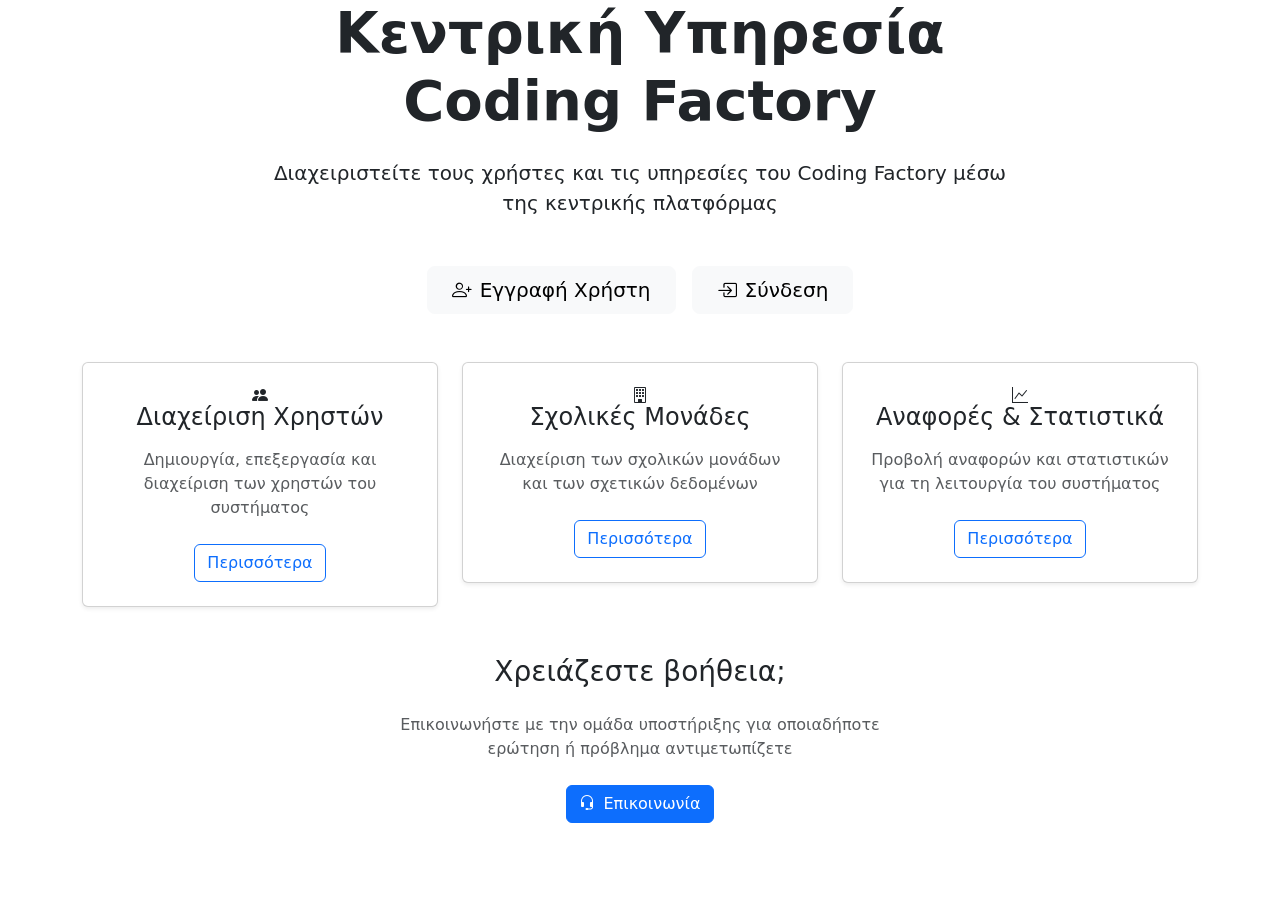
<file: src/main/resources/templates/index.html>
<html xmlns:th="http://www.thymeleaf.org">
<head>
    <meta charset="UTF-8">
    <meta name="viewport" content="width=device-width, initial-scale=1.0">
    <title>Central Service - Coding Factory</title>
    <!-- Bootstrap CSS -->
    <link href="https://cdn.jsdelivr.net/npm/bootstrap@5.3.3/dist/css/bootstrap.min.css" rel="stylesheet">
    <!-- Bootstrap Icons -->
    <link rel="stylesheet" href="https://cdn.jsdelivr.net/npm/bootstrap-icons@1.11.1/font/bootstrap-icons.css">
    <link rel="stylesheet" th:href="@{/css/main.css}">
    <link rel="stylesheet" th:href="@{/css/header.css}">
    <link rel="stylesheet" th:href="@{/css/footer.css}">
    <link rel="stylesheet" th:href="@{/css/index.css}">
</head>
<body>

<div th:replace="~{fragments/header :: headerFragment}"></div>

<!-- Hero Section -->
<section class="hero-section">
<!--    container defines responsive fixed-with container, 100% on small widths, fixed width on larger screens -->
<!--    row defines a horizontal group of 12 columns. It is flex by default-->
<!--    col-lg-8 defines 8-column UI element for 992-pixel and larger screens. Less than 992 pixels get 100% of the width -->
    <div class="container">
        <div class="row justify-content-center">
            <div class="col-lg-8 text-center">
                <h1 class="display-4 fw-bold mb-4">Κεντρική Υπηρεσία Coding Factory</h1>
                <p class="lead mb-5">Διαχειριστείτε τους χρήστες και τις υπηρεσίες του Coding Factory μέσω της κεντρικής πλατφόρμας</p>
                <div class="d-grid gap-3 d-sm-flex justify-content-sm-center">
<!--                    @{} defines context-relative paths, that is relative to context path -->
                    <a th:href="@{/users/register}" class="btn btn-light btn-lg px-4 btn-success-custom">
                        <i class="bi bi-person-plus me-2"></i>Εγγραφή Χρήστη
                    </a>
                    <a th:href="@{/login}" class="btn btn-light btn-lg px-4 btn-success-custom">
                        <i class="bi bi-box-arrow-in-right me-2"></i>Σύνδεση
                    </a>
                </div>
            </div>
        </div>
    </div>
</section>

<!-- Main Content -->
<main class="container my-5">
    <div class="row g-4">
        <div class="col-md-4">
            <div class="card action-card shadow-sm">
                <div class="card-body text-center p-4">
                    <div class="card-icon">
                        <i class="bi bi-people-fill"></i>
                    </div>
                    <h3 class="h4 mb-3">Διαχείριση Χρηστών</h3>
                    <p class="text-muted mb-4">Δημιουργία, επεξεργασία και διαχείριση των χρηστών του συστήματος</p>
                    <a th:href="@{/school/users}" class="btn btn-outline-primary btn-custom">Περισσότερα</a>
                </div>
            </div>
        </div>

        <div class="col-md-4">
            <div class="card action-card shadow-sm">
                <div class="card-body text-center p-4">
                    <div class="card-icon">
                        <i class="bi bi-building"></i>
                    </div>
                    <h3 class="h4 mb-3">Σχολικές Μονάδες</h3>
                    <p class="text-muted mb-4">Διαχείριση των σχολικών μονάδων και των σχετικών δεδομένων</p>
                    <a th:href="@{/schools}" class="btn btn-outline-primary btn-custom">Περισσότερα</a>
                </div>
            </div>
        </div>

        <div class="col-md-4">
            <div class="card action-card shadow-sm">
                <div class="card-body text-center p-4">
                    <div class="card-icon">
                        <i class="bi bi-graph-up"></i>
                    </div>
                    <h3 class="h4 mb-3">Αναφορές & Στατιστικά</h3>
                    <p class="text-muted mb-4">Προβολή αναφορών και στατιστικών για τη λειτουργία του συστήματος</p>
                    <a th:href="@{/reports}" class="btn btn-outline-primary btn-custom">Περισσότερα</a>
                </div>
            </div>
        </div>
    </div>

    <div class="row mt-5">
        <div class="col-lg-6 mx-auto text-center">
            <h2 class="h3 mb-4">Χρειάζεστε βοήθεια;</h2>
            <p class="text-muted mb-4">Επικοινωνήστε με την ομάδα υποστήριξης για οποιαδήποτε ερώτηση ή πρόβλημα αντιμετωπίζετε</p>
            <a href="#" class="btn btn-primary btn-custom btn-primary-custom">
                <i class="bi bi-headset me-2"></i>Επικοινωνία
            </a>
        </div>
    </div>
</main>

<div th:replace="~{fragments/footer :: footerFragment}"></div>

<!-- Bootstrap JS Bundle with Popper -->
<script src="https://cdn.jsdelivr.net/npm/bootstrap@5.3.3/dist/js/bootstrap.bundle.min.js" integrity="sha384-YvpcrYf0tY3lHB60NNkmXc5s9fDVZLESaAA55NDzOxhy9GkcIdslK1eN7N6jIeHz" crossorigin="anonymous"></script>
</body>
</html>
</file>
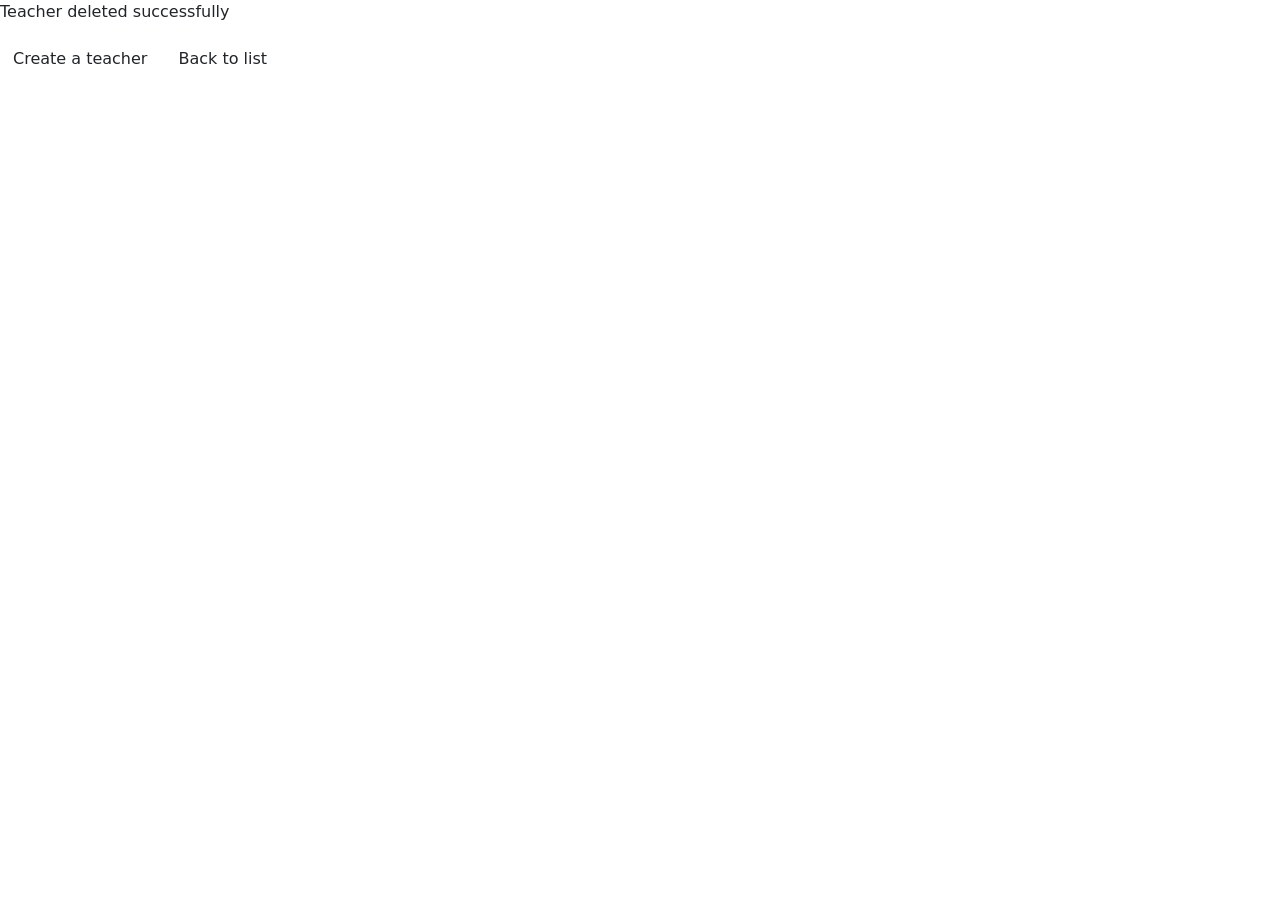
<file: src/main/resources/templates/delete-teacher-success.html>
<!DOCTYPE html>
<html lang="en"
      xmlns:th="http://www.thymeleaf.org">
<head>
    <meta charset="UTF-8">
    <title>Teacher Created</title>
    <link href="https://cdn.jsdelivr.net/npm/bootstrap@5.3.3/dist/css/bootstrap.min.css" rel="stylesheet" integrity="sha384-QWTKZyjpPEjISv5WaRU9OFeRpok6YctnYmDr5pNlyT2bRjXh0JMhjY6hW+ALEwIH" crossorigin="anonymous">
    <!-- Bootstrap Icons -->
    <link rel="stylesheet" href="https://cdn.jsdelivr.net/npm/bootstrap-icons@1.11.1/font/bootstrap-icons.css">

    <link rel="stylesheet" th:href="@{/css/main.css}">
    <link rel="stylesheet" th:href="@{/css/header.css}">
    <link rel="stylesheet" th:href="@{/css/footer.css}">
</head>
<body>

<header th:replace="~{fragments/header :: headerFragment}"></header>

<main class="main-content">

    <div class="success-frame" role="alert">
        <p class="success-title">Teacher deleted successfully</p>

        <p class="success-label" th:text="${teacherReadOnlyDTO.uuid}"></p>
        </div>
    </div>

    <div class="actions">
        <a class="btn" th:href="@{/teachers/insert}">Create a teacher</a>
        <a class="btn" th:href="@{/teachers}">Back to list</a>
    </div>

</main>

<footer th:replace="~{fragments/footer :: footerFragment}"></footer>

</body>
</html>
</file>
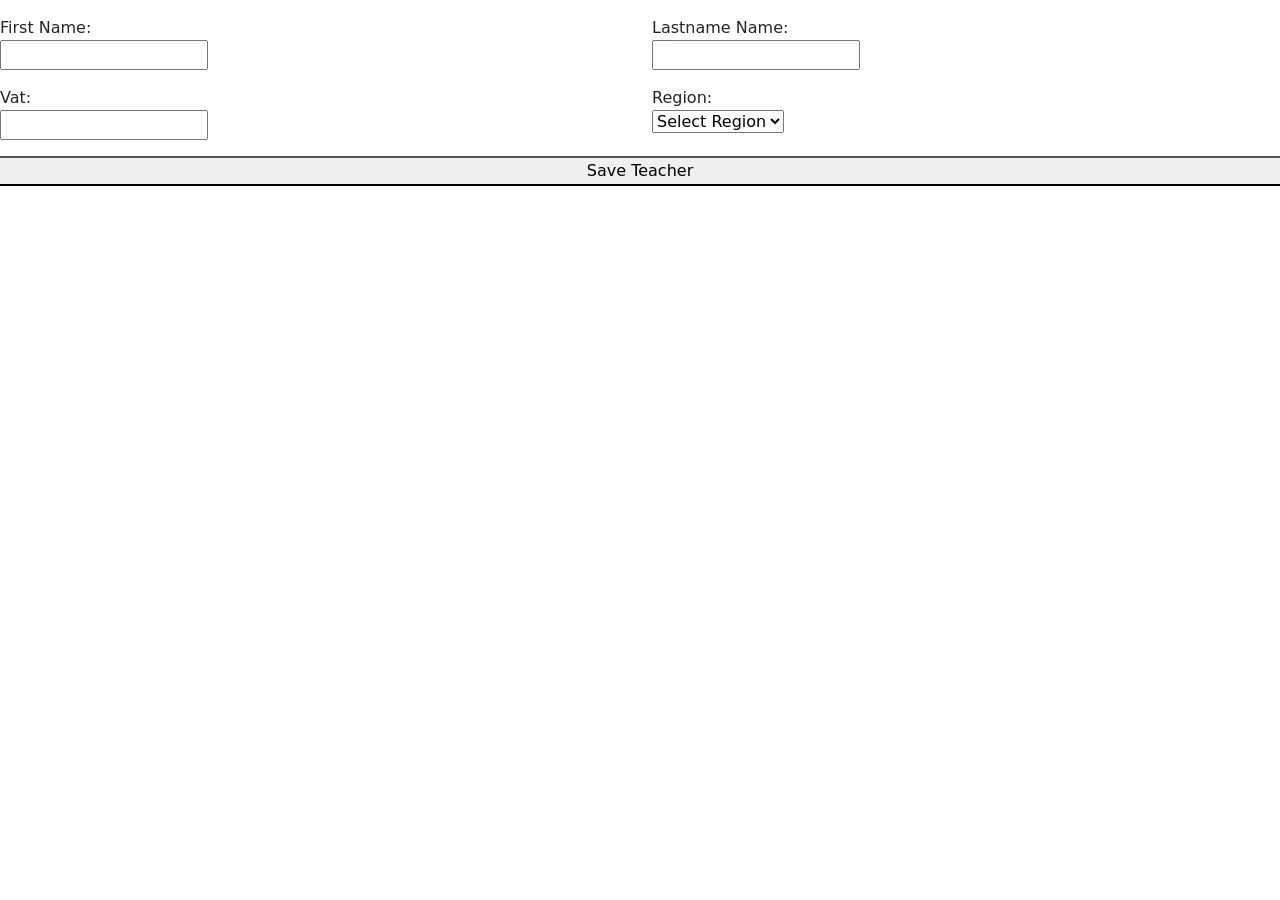
<file: src/main/resources/templates/teacher-edit.html>
<!DOCTYPE html>
<html xmlns:th="http://www.thymeleaf.org">
<head>
    <meta charset="UTF-8">
    <title>Create New Teacher</title>
    <!-- Bootstrap CSS -->
    <link href="https://cdn.jsdelivr.net/npm/bootstrap@5.3.3/dist/css/bootstrap.min.css" rel="stylesheet" integrity="sha384-QWTKZyjpPEjISv5WaRU9OFeRpok6YctnYmDr5pNlyT2bRjXh0JMhjY6hW+ALEwIH" crossorigin="anonymous">
    <!-- Bootstrap Icons -->
    <link rel="stylesheet" href="https://cdn.jsdelivr.net/npm/bootstrap-icons@1.11.1/font/bootstrap-icons.css">

    <link rel="stylesheet" th:href="@{/css/main.css}">
    <link rel="stylesheet" th:href="@{/css/header.css}">
    <link rel="stylesheet" th:href="@{/css/footer.css}">
    <link rel="stylesheet" th:href="@{/css/trinsert.css}">

</head>
<body>
<!-- Include the header fragment.
     th:replace does not include the div, it replaces the whole element
     instead of th:insert that preserves the div -->
<div th:replace="~{fragments/header :: headerFragment}"></div>

<main class="main-content">
    <div class="outer-content">
        <div th:if="${errorMessage}" class="error">
            <p th:text="${errorMessage}"></p>
        </div>

        <form
                method="post"
                th:action="@{/teachers/edit}"
                th:object="${teacherEditDTO}"
        >
            <input type="hidden" th:field="*{uuid}" />

            <div class="row">
                <div class="col-lg-6 min-height-100">
                    <label th:for="firstname">First Name:</label><br>
                    <input type="text" th:field="*{firstname}"/>
                    <div th:if="${#fields.hasErrors('firstname')}">
                        <p class="error" th:errors="*{firstname}"></p>
                    </div>
                </div>

                <div class="col-lg-6 min-height-100">
                    <label th:for="lastname">Lastname Name:</label><br>
                    <input type="text" th:field="*{lastname}"/>
                    <div th:if="${#fields.hasErrors('lastname')}">
                        <p class="error" th:errors="*{lastname}"></p>
                    </div>
                </div>

                <div class="col-lg-6 min-height-100">
                    <label th:for="vat">Vat: </label><br>
                    <input type="text" th:field="*{vat}"/>
                    <div th:if="${#fields.hasErrors('vat')}">
                        <p class="error" th:errors="*{vat}"></p>
                    </div>
                </div>

                <div class="col-lg-6 min-height-100">
                    <label th:for="region">Region:</label><br>
                    <select th:field="*{regionId}">
                        <option value="" selected>Select Region</option>
                        <option th:each="region : ${regionsReadOnlyDTO}"
                                th:value="${region.id}"
                                th:text="${region.name}"
                        >
                        </option>
                    </select>
                    <div th:if="${#fields.hasErrors('regionId')}">
                        <p class="error" th:errors="*{regionId}"></p>
                    </div>
                </div>
            </div>

            <div class="row">
                <button type="submit" class="custom-button-green">Save Teacher</button>
            </div>

        </form>
    </div>
</main>

<div th:replace="~{fragments/footer :: footerFragment}"></div>

</body>
</html>
</file>
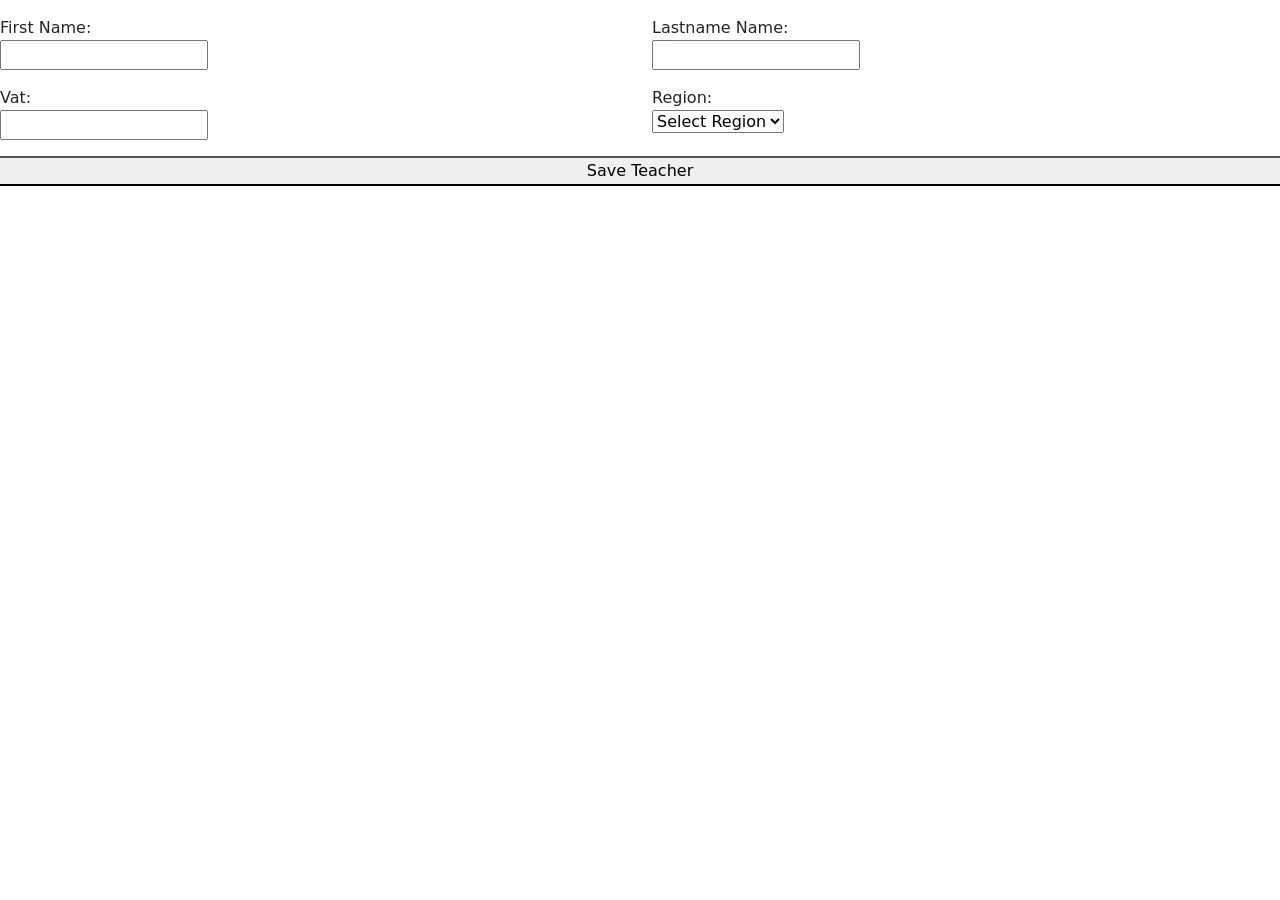
<file: src/main/resources/templates/teacher-insert.html>
<!DOCTYPE html>
<html xmlns:th="http://www.thymeleaf.org">
<head>
    <meta charset="UTF-8">
    <title>Create New Teacher</title>
    <!-- Bootstrap CSS -->
    <link href="https://cdn.jsdelivr.net/npm/bootstrap@5.3.3/dist/css/bootstrap.min.css" rel="stylesheet" integrity="sha384-QWTKZyjpPEjISv5WaRU9OFeRpok6YctnYmDr5pNlyT2bRjXh0JMhjY6hW+ALEwIH" crossorigin="anonymous">
    <!-- Bootstrap Icons -->
    <link rel="stylesheet" href="https://cdn.jsdelivr.net/npm/bootstrap-icons@1.11.1/font/bootstrap-icons.css">

    <link rel="stylesheet" th:href="@{/css/main.css}">
    <link rel="stylesheet" th:href="@{/css/header.css}">
    <link rel="stylesheet" th:href="@{/css/footer.css}">
    <link rel="stylesheet" th:href="@{/css/trinsert.css}">

</head>
<body>
<!-- Include the header fragment.
     th:replace does not include the div, it replaces the whole element
     instead of th:insert that preserves the div -->
<div th:replace="~{fragments/header :: headerFragment}"></div>

<main class="main-content">
    <div class="outer-content">
        <div th:if="${errorMessage}" class="error">
            <p th:text="${errorMessage}"></p>
        </div>

        <form
                method="post"
                th:action="@{/teachers/insert}"
                th:object="${teacherInsertDTO}">
            <div class="row">
                <div class="col-lg-6 min-height-100">
                    <label th:for="firstname">First Name:</label><br>
                    <input type="text" th:field="*{firstname}"/>
                    <div th:if="${#fields.hasErrors('firstname')}">
                        <p class="error" th:errors="*{firstname}"></p>
                    </div>
                </div>

                <div class="col-lg-6 min-height-100">
                    <label th:for="lastname">Lastname Name:</label><br>
                    <input type="text" th:field="*{lastname}"/>
                    <div th:if="${#fields.hasErrors('lastname')}">
                        <p class="error" th:errors="*{lastname}"></p>
                    </div>
                </div>

                <div class="col-lg-6 min-height-100">
                    <label for="vat">Vat: </label><br>
                    <input type="text" id="vat" th:field="*{vat}"/>
                    <div th:if="${#fields.hasErrors('vat')}">
                        <p class="error" th:errors="*{vat}"></p>
                    </div>
                </div>

                <div class="col-lg-6 min-height-100">
                    <label for="region">Region:</label><br>
                    <select name="" id="region" th:field="*{regionId}">
                        <option value="" selected>Select Region</option>
                        <option th:each="region : ${regionsReadOnlyDTO}" th:value="${region.id}" th:text="${region.name}"></option>
                    </select>
                    <div th:if="${#fields.hasErrors('regionId')}">
                        <p class="error" th:errors="*{regionId}"></p>
                    </div>
                </div>
            </div>

            <div class="row">
                <button type="submit" class="custom-button-green">Save Teacher</button>
            </div>

        </form>
    </div>
</main>

<div th:replace="~{fragments/footer :: footerFragment}"></div>

</body>
</html>
</file>
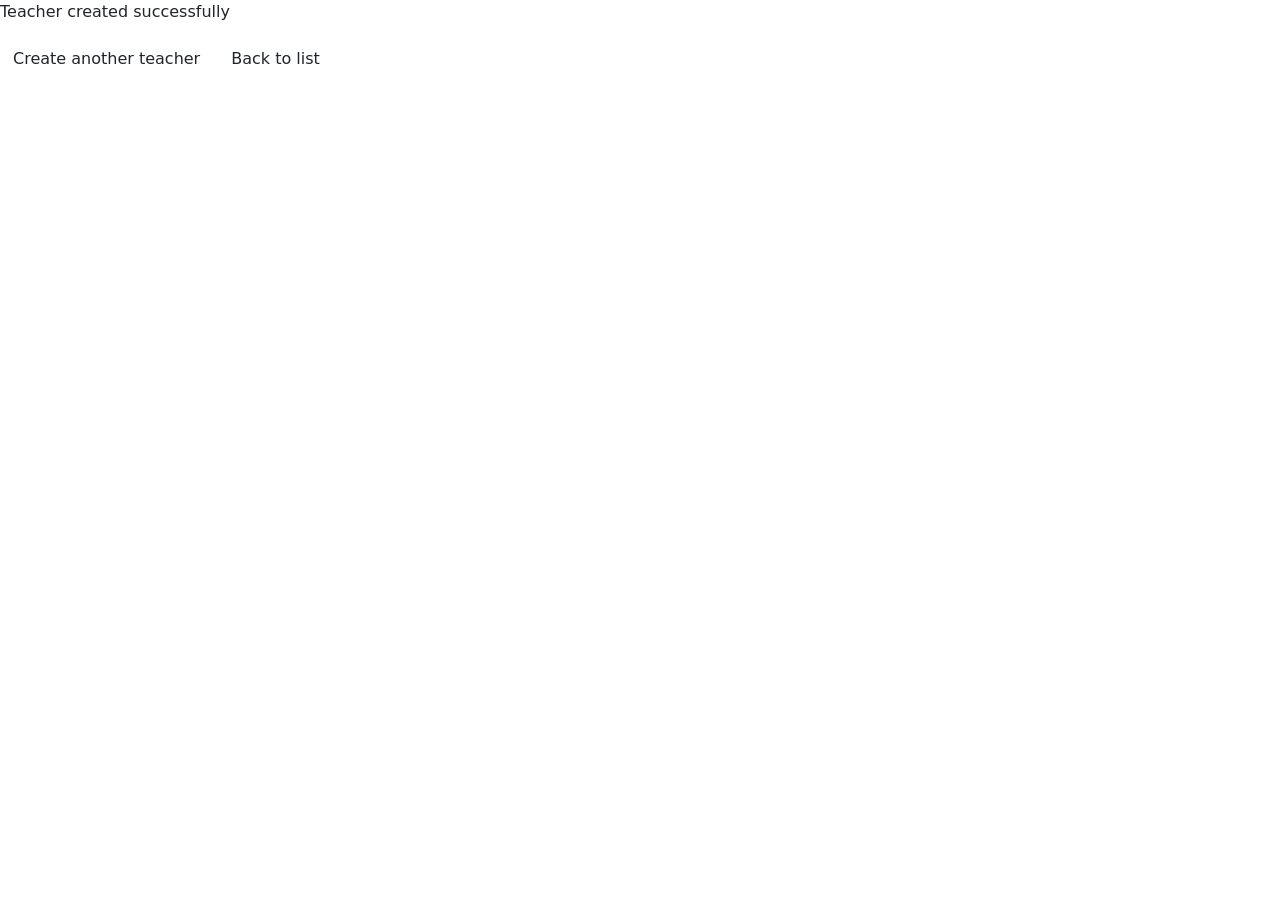
<file: src/main/resources/templates/teacher-success.html>
<!DOCTYPE html>
<html lang="en"
      xmlns:th="http://www.thymeleaf.org">
<head>
    <meta charset="UTF-8">
    <title>Teacher Created</title>
    <link href="https://cdn.jsdelivr.net/npm/bootstrap@5.3.3/dist/css/bootstrap.min.css" rel="stylesheet" integrity="sha384-QWTKZyjpPEjISv5WaRU9OFeRpok6YctnYmDr5pNlyT2bRjXh0JMhjY6hW+ALEwIH" crossorigin="anonymous">
    <!-- Bootstrap Icons -->
    <link rel="stylesheet" href="https://cdn.jsdelivr.net/npm/bootstrap-icons@1.11.1/font/bootstrap-icons.css">

    <link rel="stylesheet" th:href="@{/css/main.css}">
    <link rel="stylesheet" th:href="@{/css/header.css}">
    <link rel="stylesheet" th:href="@{/css/footer.css}">
</head>
<body>

<header th:replace="~{fragments/header :: headerFragment}"></header>

<main class="main-content">

    <div class="success-frame" role="alert">
        <p class="success-title">Teacher created successfully</p>

        <p class="success-label" th:text="${teacherReadOnlyDTO.uuid}"></p>
        </div>
    </div>

    <div class="actions">
        <a class="btn" th:href="@{/teachers/insert}">Create another teacher</a>
        <a class="btn" th:href="@{/teachers}">Back to list</a>
    </div>

</main>

<footer th:replace="~{fragments/footer :: footerFragment}"></footer>

</body>
</html>
</file>
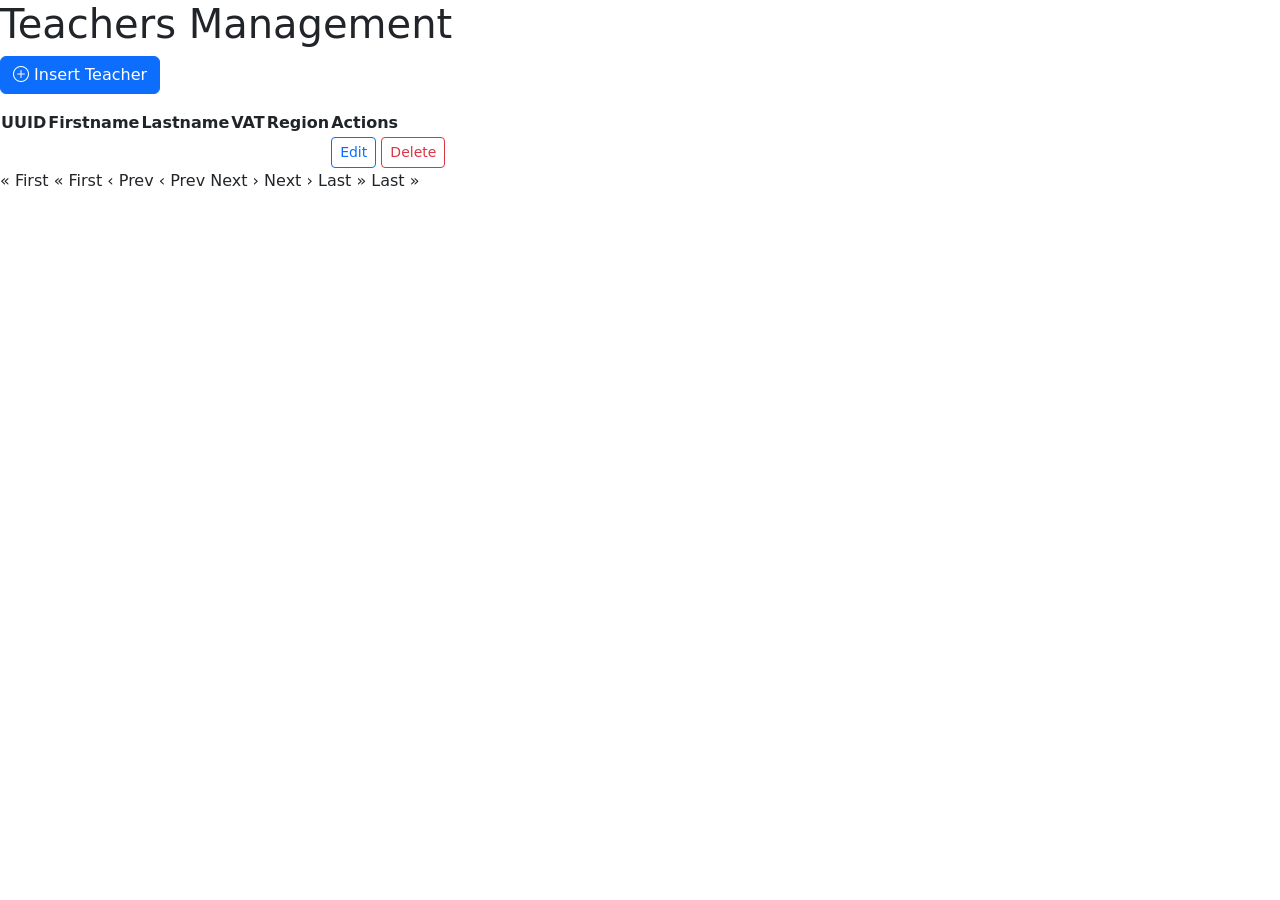
<file: src/main/resources/templates/teachers.html>
<!DOCTYPE html>
<html xmlns:th="http://www.thymeleaf.org" xmlns:sec="http://www.thymeleaf.org/extras/springsecurity">
<head>
    <link rel="stylesheet" th:href="@{/css/main.css}">
    <link rel="stylesheet" th:href="@{/css/header.css}">
    <link rel="stylesheet" th:href="@{/css/footer.css}">
    <link rel="stylesheet" th:href="@{/css/teachers.css}">
    <!-- Bootstrap CSS -->
    <link href="https://cdn.jsdelivr.net/npm/bootstrap@5.3.3/dist/css/bootstrap.min.css" rel="stylesheet">
</head>
<body>
<div th:replace="~{fragments/header :: headerFragment}"></div>

<div class="main-content">
    <h1 class="page-title">Teachers Management</h1>

    <div sec:authorize="hasAuthority('INSERT_TEACHER')" class="action-buttons">
<!--    <div class="action-buttons">-->
        <a th:href="@{/teachers/insert}" class="btn btn-primary">
            <i class="bi bi-plus-circle"></i> Insert Teacher
        </a>
    </div>

    <div th:if="${errorMessage}" class="error">
        <p th:text="${errorMessage}"></p>
    </div>

    <table sec:authorize="hasAuthority('VIEW_TEACHERS')">
        <thead>
        <tr>
<!--                <th>ID</th>-->
            <th>UUID</th>
            <th>Firstname</th>
            <th>Lastname</th>
            <th>VAT</th>
            <th>Region</th>
            <th sec:authorize="hasAnyAuthority('EDIT_TEACHER', 'DELETE_TEACHER')">Actions</th>
<!--            <th>Actions</th>-->
        </tr>
        </thead>
        <tbody>
<!--        sec:authorize="hasRole('ADMIN')-->
        <!-- Iterate over the content of the current page -->
        <tr th:each="teacher : ${teachers}">
<!--                <td th:text="${teacher.id}"></td>-->
            <td th:text="${teacher.uuid}"></td>
            <td th:text="${teacher.firstname}"></td>
            <td th:text="${teacher.lastname}"></td>
            <td th:text="${teacher.vat}"></td>
            <td th:text="${teacher.region}"></td>
<!--            <td sec:authorize="hasAnyAuthority('EDIT_TEACHER', 'DELETE_TEACHER')">-->
            <td>
<!--            <td>-->
                <a sec:authorize="hasAuthority('EDIT_TEACHER')"
                   th:href="@{/teachers/edit/{uuid}(uuid=${teacher.uuid})}"
                   class="btn btn-sm btn-outline-primary">Edit
                </a>
                <form sec:authorize="hasAuthority('DELETE_TEACHER')"
                      th:action="@{/teachers/delete/{uuid}(uuid=${teacher.uuid})}"
                      method="post"
                      class="d-inline"
                      onsubmit="return confirm('Delete?')">
                    <button class="btn btn-sm btn-outline-danger">Delete</button>
                </form>
            </td>
        </tr>
        </tbody>
    </table>

</div>

<div class="pagination-controls">
    <a th:if="${!page.first}" th:href="@{/teachers(page=0, size=${page.size})}">&laquo; First</a>
    <span th:if="${page.first}" class="disabled">&laquo; First</span>

    <a th:if="${!page.first}" th:href="@{/teachers(page=${page.number - 1}, size=${page.size})}">&lsaquo; Prev</a>
    <span th:if="${page.first}" class="disabled">&lsaquo; Prev</span>

    <span th:text="${page.number + 1} + ' / ' + ${page.totalPages}"></span>

    <a th:if="${!page.last}" th:href="@{/teachers(page=${page.number + 1}, size=${page.size})}">Next &rsaquo;</a>
    <span th:if="${page.last}" class="disabled">Next &rsaquo;</span>

    <a th:if="${!page.last}" th:href="@{/teachers(page=${page.totalPages - 1}, size=${page.size})}">Last &raquo;</a>
    <span th:if="${page.last}" class="disabled">Last &raquo;</span>
</div>


<div th:replace="~{fragments/footer :: footerFragment}"></div>

<!-- Bootstrap Icons -->
<link rel="stylesheet" href="https://cdn.jsdelivr.net/npm/bootstrap-icons@1.11.1/font/bootstrap-icons.css">
<!-- Bootstrap JS Bundle with Popper -->
<script src="https://cdn.jsdelivr.net/npm/bootstrap@5.3.3/dist/js/bootstrap.bundle.min.js"></script>
</body>
</html>
</file>
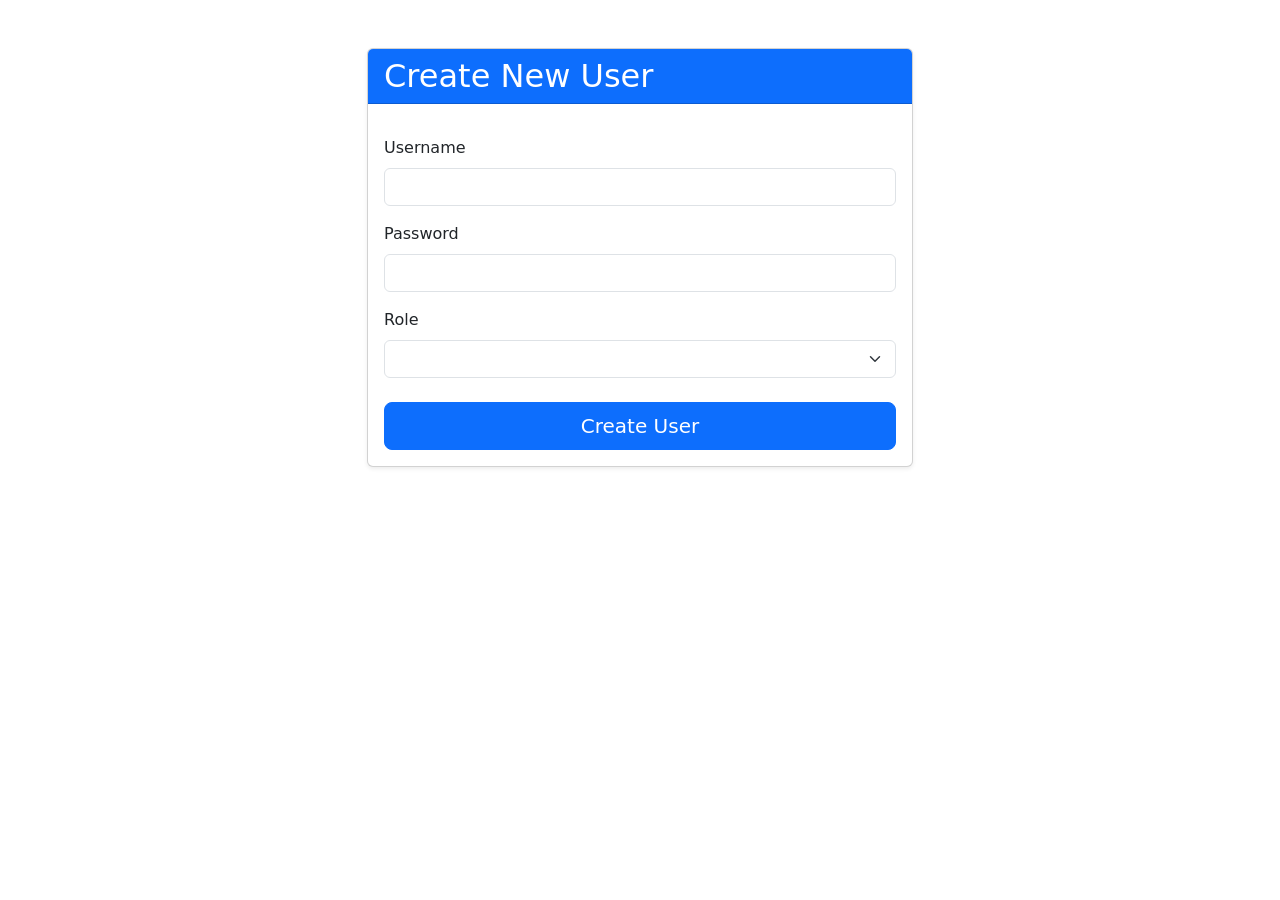
<file: src/main/resources/templates/user-form.html>
<!DOCTYPE html>
<html xmlns:th="http://www.thymeleaf.org">
<head>
    <title>Create New User</title>
    <!-- Bootstrap CSS -->
    <link href="https://cdn.jsdelivr.net/npm/bootstrap@5.3.0/dist/css/bootstrap.min.css" rel="stylesheet">
    <!-- Bootstrap Icons -->
    <link rel="stylesheet" href="https://cdn.jsdelivr.net/npm/bootstrap-icons@1.11.1/font/bootstrap-icons.css">
    <!-- Custom CSS -->
    <link rel="stylesheet" th:href="@{/css/header.css}">
    <link rel="stylesheet" th:href="@{/css/footer.css}">
    <link rel="stylesheet" th:href="@{/css/main.css}">
    <link rel="stylesheet" th:href="@{/css/userinsert.css}">
    <!-- Responsive meta tag -->
    <meta name="viewport" content="width=device-width, initial-scale=1">
</head>
<body>
<div th:replace="~{fragments/header :: headerFragment}"></div>

<div class="container mt-5 main-content">
    <div class="row justify-content-center">
        <div class="col-md-8 col-lg-6">
            <div class="card shadow-sm">
                <div class="card-header bg-primary text-white">
                    <h2 class="card-title mb-0">Create New User</h2>
                </div>

                <div th:if="${errorMessage}" class="error">
                    <p th:text="${errorMessage}"></p>
                </div>

                <div class="card-body">
                    <form method="post"
                          th:object="${userInsertDTO}"
                          th:action="@{/users/register}" >

                        <!-- Username Field -->
                        <div class="mb-3">
                            <label th:for="username" class="form-label">Username</label>
                            <input type="text" class="form-control" th:field="*{username}" required>
                            <div th:if="${#fields.hasErrors('username')}">
                                <p th:classappend="${#fields.hasErrors('username')} ? 'error'" th:errors="*{username}"></p>
                            </div>
                        </div>
                        <div class="mb-3">
                            <label th:for="password" class="form-label">Password</label>
                            <input type="password" class="form-control" th:field="*{password}" required>
                            <div th:if="${#fields.hasErrors('password')}">
                                <p th:classappend="${#fields.hasErrors('password')} ? 'error'" th:errors="*{password}"></p>
                            </div>
                        </div>

                        <div class="mb-4">
                            <label for="role" class="form-label">Role</label>
                            <select class="form-select" th:field="*{roleId}" id="role" required>
                                <option th:each="role : ${roles}" th:value="${role.id}" th:text="${role.name}"></option>
                            </select>
                        </div>
                        <div class="d-grid gap-2">
                            <button type="submit" class="btn btn-primary btn-lg">Create User</button>
                        </div>
                    </form>
                </div>
            </div>
        </div>
    </div>
</div>

<div th:replace="~{fragments/footer :: footerFragment}"></div>

<!-- Bootstrap JS Bundle with Popper -->
<script src="https://cdn.jsdelivr.net/npm/bootstrap@5.3.0/dist/js/bootstrap.bundle.min.js"></script>

</body>
</html>
</file>
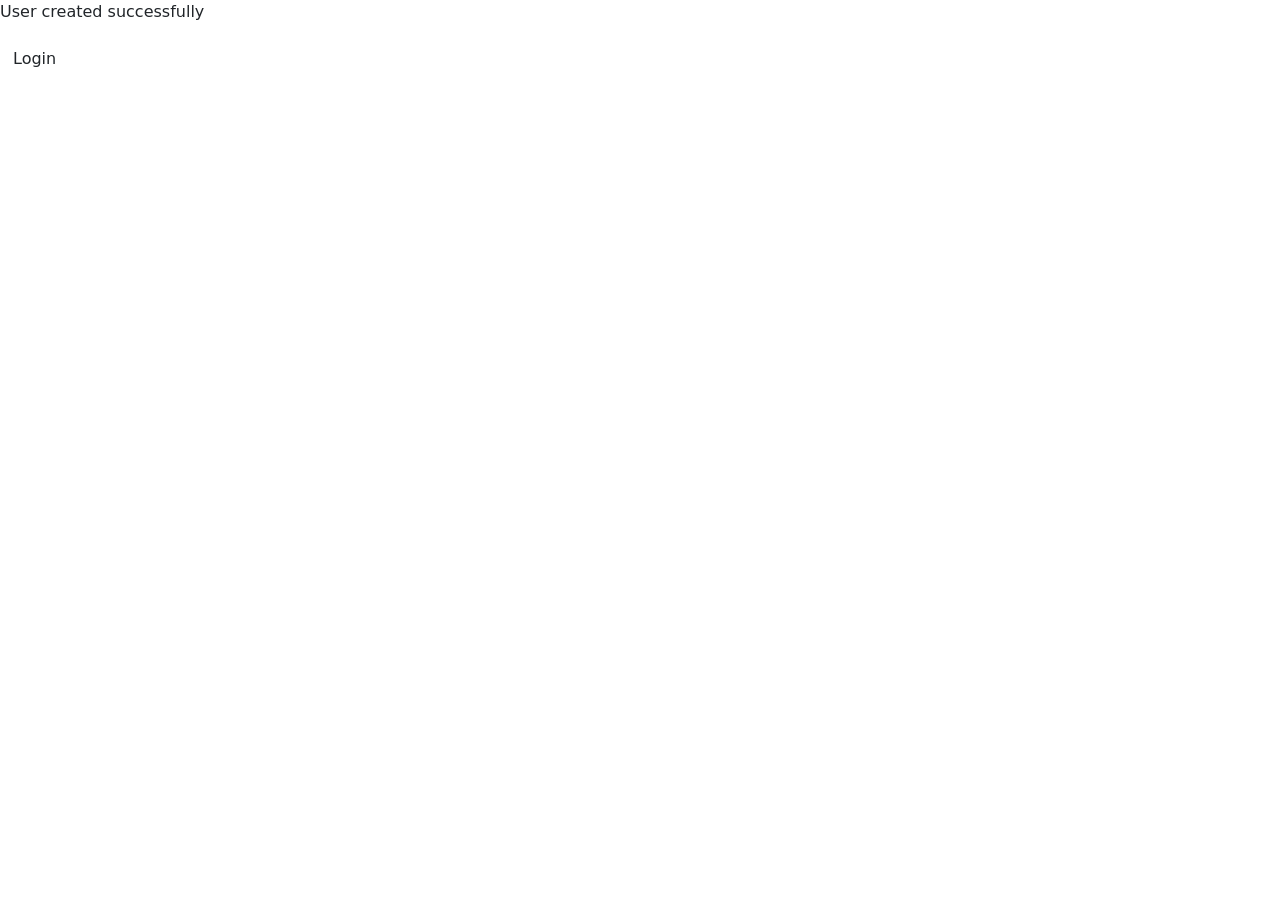
<file: src/main/resources/templates/user-success.html>
<!DOCTYPE html>
<html lang="en"
      xmlns:th="http://www.thymeleaf.org">
<head>
    <meta charset="UTF-8">
    <title>Teacher Created</title>
    <link href="https://cdn.jsdelivr.net/npm/bootstrap@5.3.3/dist/css/bootstrap.min.css" rel="stylesheet" integrity="sha384-QWTKZyjpPEjISv5WaRU9OFeRpok6YctnYmDr5pNlyT2bRjXh0JMhjY6hW+ALEwIH" crossorigin="anonymous">
    <!-- Bootstrap Icons -->
    <link rel="stylesheet" href="https://cdn.jsdelivr.net/npm/bootstrap-icons@1.11.1/font/bootstrap-icons.css">

    <link rel="stylesheet" th:href="@{/css/main.css}">
    <link rel="stylesheet" th:href="@{/css/header.css}">
    <link rel="stylesheet" th:href="@{/css/footer.css}">
</head>
<body>

<header th:replace="~{fragments/header :: headerFragment}"></header>

<main class="main-content">

    <div class="success-frame" role="alert">
        <p class="success-title">User created successfully</p>

        <p class="success-label" th:text="${userReadOnlyDTO.uuid}"></p>
        </div>
    </div>

    <div class="actions">
        <a class="btn" th:href="@{/login}">Login</a>
    </div>

</main>

<footer th:replace="~{fragments/footer :: footerFragment}"></footer>

</body>
</html>
</file>
